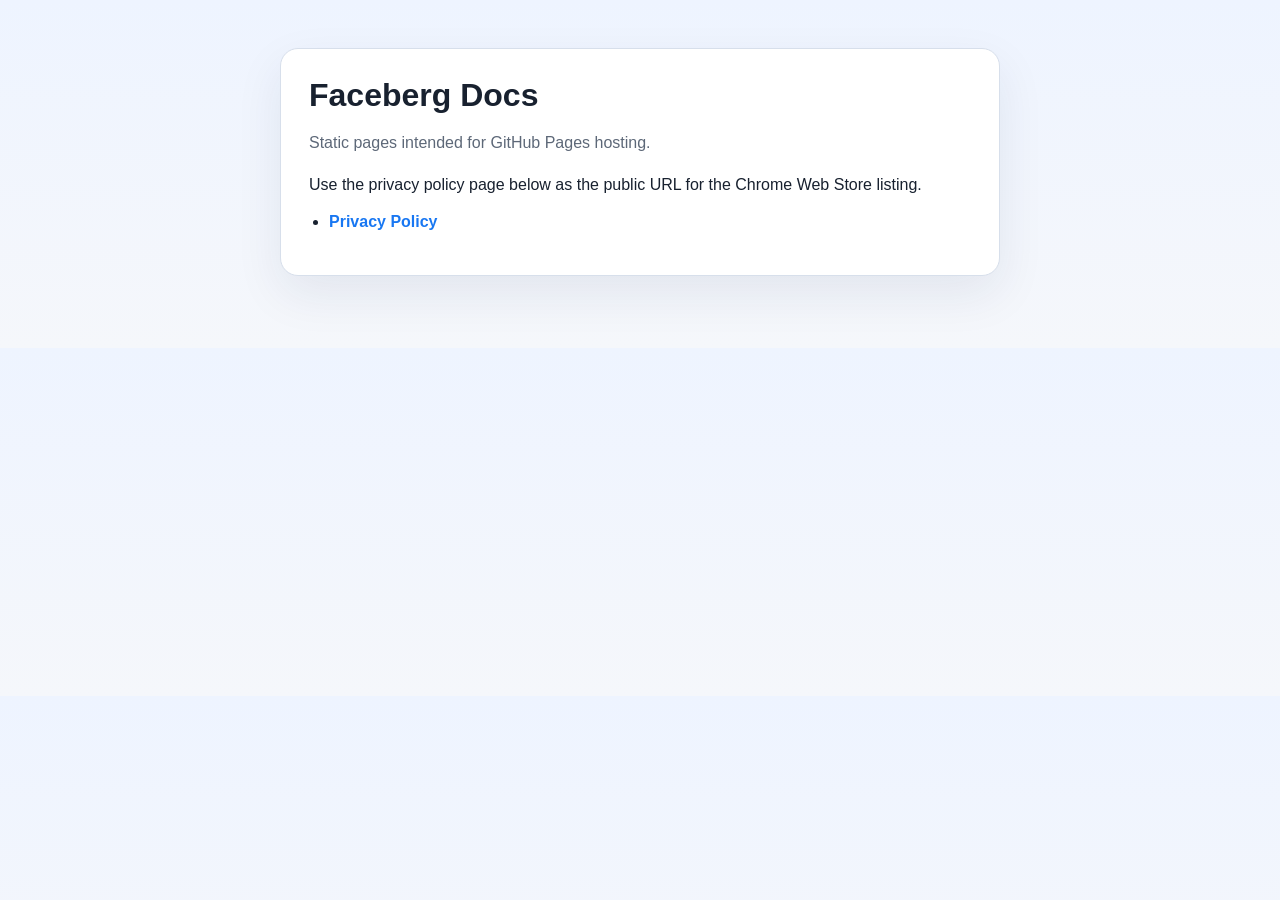
<file: docs/index.html>
﻿<!doctype html>
<html lang="en">
  <head>
    <meta charset="utf-8" />
    <meta name="viewport" content="width=device-width, initial-scale=1" />
    <title>Faceberg Docs</title>
    <style>
      :root {
        color-scheme: light;
        --bg: #f5f7fb;
        --surface: #ffffff;
        --text: #18212f;
        --muted: #5d6878;
        --accent: #1877f2;
        --border: #d7dfeb;
      }

      * {
        box-sizing: border-box;
      }

      body {
        margin: 0;
        font-family: "Segoe UI", Tahoma, Geneva, Verdana, sans-serif;
        background: linear-gradient(180deg, #eef4ff 0%, var(--bg) 100%);
        color: var(--text);
      }

      main {
        max-width: 760px;
        margin: 0 auto;
        padding: 48px 20px 72px;
      }

      .card {
        background: var(--surface);
        border: 1px solid var(--border);
        border-radius: 18px;
        padding: 28px;
        box-shadow: 0 18px 48px rgba(21, 41, 79, 0.08);
      }

      h1 {
        margin: 0 0 10px;
        font-size: 2rem;
      }

      p {
        line-height: 1.6;
      }

      .muted {
        color: var(--muted);
      }

      a {
        color: var(--accent);
        text-decoration: none;
        font-weight: 600;
      }

      a:hover,
      a:focus-visible {
        text-decoration: underline;
      }

      ul {
        padding-left: 20px;
      }
    </style>
  </head>
  <body>
    <main>
      <section class="card">
        <h1>Faceberg Docs</h1>
        <p class="muted">Static pages intended for GitHub Pages hosting.</p>
        <p>Use the privacy policy page below as the public URL for the Chrome Web Store listing.</p>
        <ul>
          <li><a href="./privacy/">Privacy Policy</a></li>
        </ul>
      </section>
    </main>
  </body>
</html>
</file>
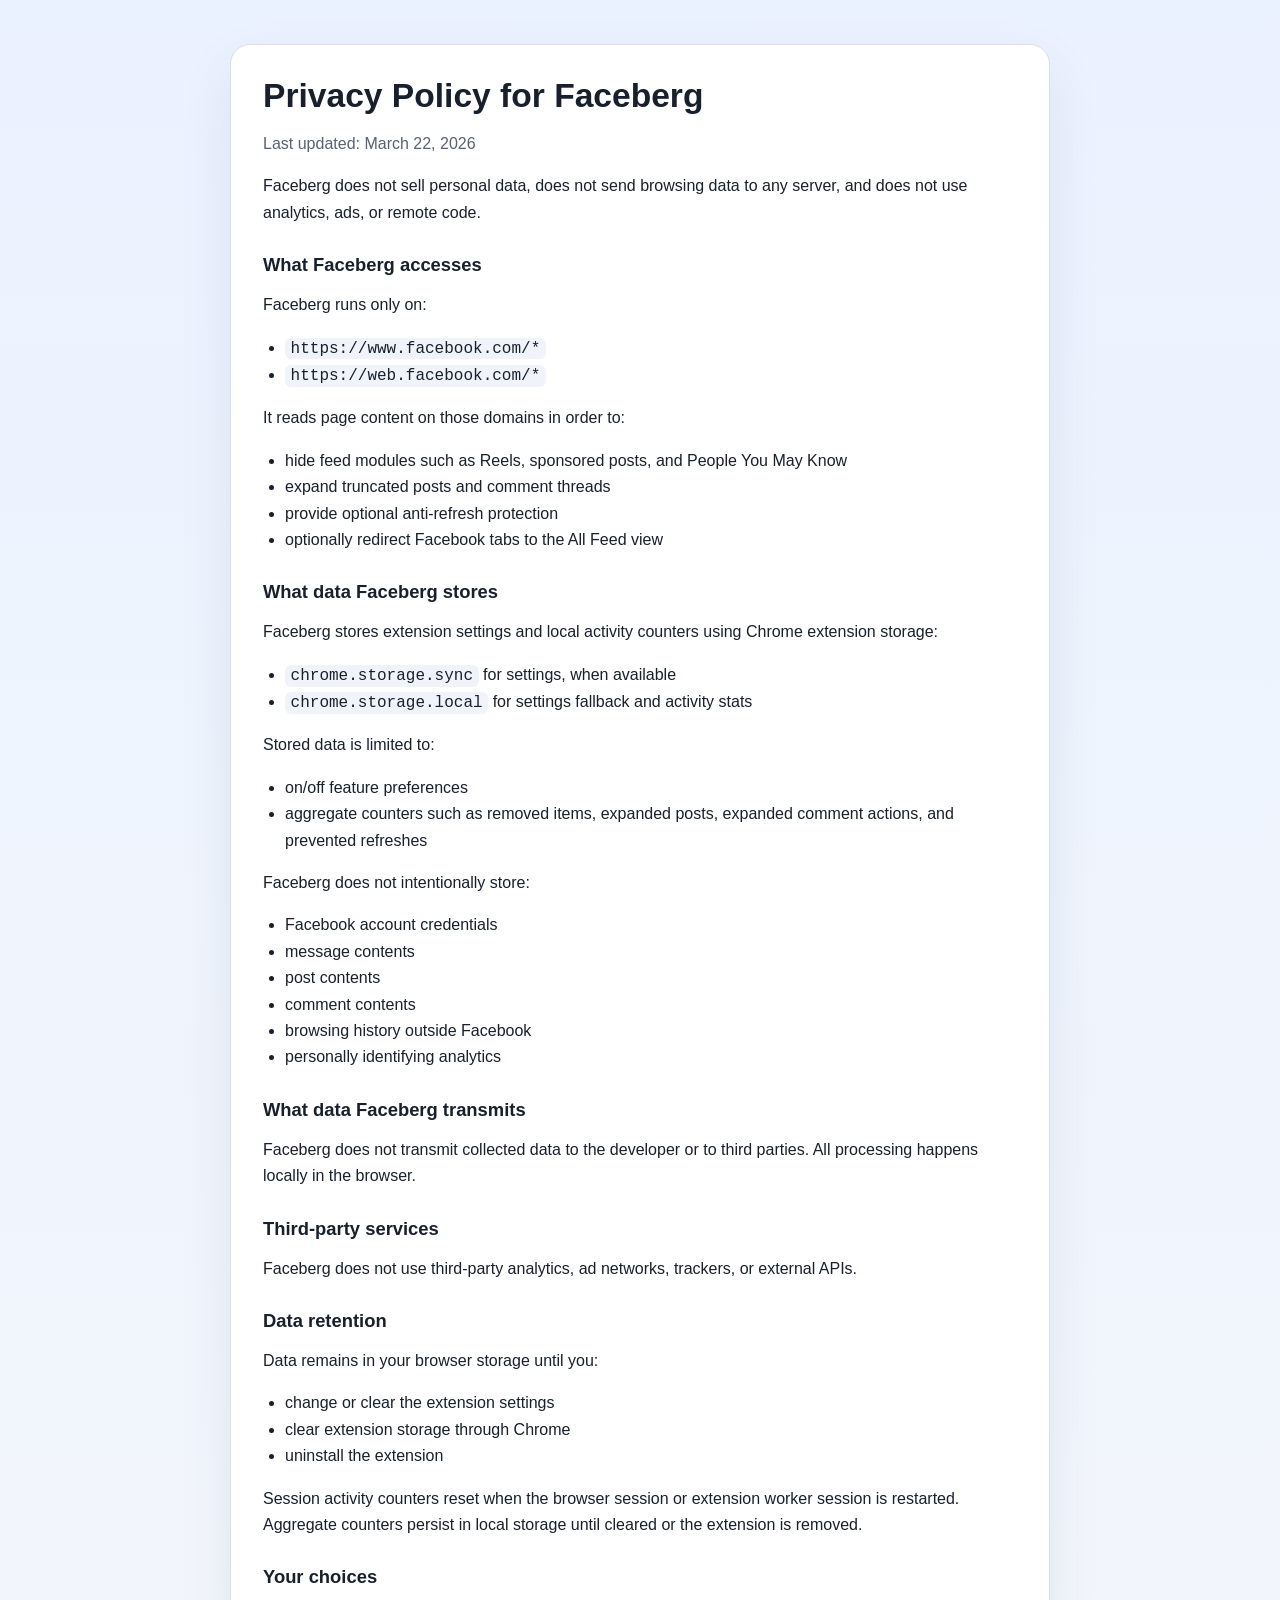
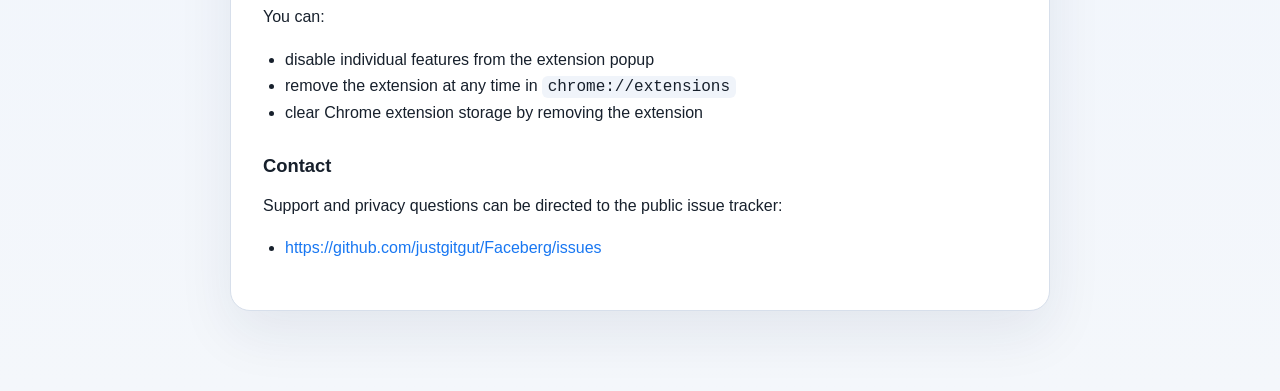
<file: docs/privacy/index.html>
﻿<!doctype html>
<html lang="en">
  <head>
    <meta charset="utf-8" />
    <meta name="viewport" content="width=device-width, initial-scale=1" />
    <title>Faceberg Privacy Policy</title>
    <meta name="description" content="Privacy Policy for the Faceberg Chrome extension." />
    <style>
      :root {
        color-scheme: light;
        --bg: #f4f7fb;
        --surface: #ffffff;
        --text: #17202c;
        --muted: #576273;
        --accent: #1877f2;
        --border: #d7dfeb;
      }

      * {
        box-sizing: border-box;
      }

      body {
        margin: 0;
        font-family: "Segoe UI", Tahoma, Geneva, Verdana, sans-serif;
        background: linear-gradient(180deg, #ebf2ff 0%, var(--bg) 100%);
        color: var(--text);
      }

      main {
        max-width: 860px;
        margin: 0 auto;
        padding: 44px 20px 80px;
      }

      article {
        background: var(--surface);
        border: 1px solid var(--border);
        border-radius: 20px;
        padding: 32px;
        box-shadow: 0 22px 56px rgba(21, 41, 79, 0.08);
      }

      h1 {
        margin: 0 0 8px;
        font-size: 2.1rem;
      }

      h2 {
        margin-top: 28px;
        font-size: 1.15rem;
      }

      p,
      li {
        line-height: 1.65;
      }

      .muted {
        color: var(--muted);
      }

      a {
        color: var(--accent);
        text-decoration: none;
      }

      a:hover,
      a:focus-visible {
        text-decoration: underline;
      }

      ul {
        padding-left: 22px;
      }

      code {
        font-family: Consolas, "Courier New", monospace;
        background: #f0f4fa;
        padding: 0.12rem 0.35rem;
        border-radius: 6px;
      }
    </style>
  </head>
  <body>
    <main>
      <article>
        <h1>Privacy Policy for Faceberg</h1>
        <p class="muted">Last updated: March 22, 2026</p>

        <p>Faceberg does not sell personal data, does not send browsing data to any server, and does not use analytics, ads, or remote code.</p>

        <h2>What Faceberg accesses</h2>
        <p>Faceberg runs only on:</p>
        <ul>
          <li><code>https://www.facebook.com/*</code></li>
          <li><code>https://web.facebook.com/*</code></li>
        </ul>
        <p>It reads page content on those domains in order to:</p>
        <ul>
          <li>hide feed modules such as Reels, sponsored posts, and People You May Know</li>
          <li>expand truncated posts and comment threads</li>
          <li>provide optional anti-refresh protection</li>
          <li>optionally redirect Facebook tabs to the All Feed view</li>
        </ul>

        <h2>What data Faceberg stores</h2>
        <p>Faceberg stores extension settings and local activity counters using Chrome extension storage:</p>
        <ul>
          <li><code>chrome.storage.sync</code> for settings, when available</li>
          <li><code>chrome.storage.local</code> for settings fallback and activity stats</li>
        </ul>
        <p>Stored data is limited to:</p>
        <ul>
          <li>on/off feature preferences</li>
          <li>aggregate counters such as removed items, expanded posts, expanded comment actions, and prevented refreshes</li>
        </ul>
        <p>Faceberg does not intentionally store:</p>
        <ul>
          <li>Facebook account credentials</li>
          <li>message contents</li>
          <li>post contents</li>
          <li>comment contents</li>
          <li>browsing history outside Facebook</li>
          <li>personally identifying analytics</li>
        </ul>

        <h2>What data Faceberg transmits</h2>
        <p>Faceberg does not transmit collected data to the developer or to third parties. All processing happens locally in the browser.</p>

        <h2>Third-party services</h2>
        <p>Faceberg does not use third-party analytics, ad networks, trackers, or external APIs.</p>

        <h2>Data retention</h2>
        <p>Data remains in your browser storage until you:</p>
        <ul>
          <li>change or clear the extension settings</li>
          <li>clear extension storage through Chrome</li>
          <li>uninstall the extension</li>
        </ul>
        <p>Session activity counters reset when the browser session or extension worker session is restarted. Aggregate counters persist in local storage until cleared or the extension is removed.</p>

        <h2>Your choices</h2>
        <p>You can:</p>
        <ul>
          <li>disable individual features from the extension popup</li>
          <li>remove the extension at any time in <code>chrome://extensions</code></li>
          <li>clear Chrome extension storage by removing the extension</li>
        </ul>

        <h2>Contact</h2>
        <p>Support and privacy questions can be directed to the public issue tracker:</p>
        <ul>
          <li><a href="https://github.com/justgitgut/Faceberg/issues">https://github.com/justgitgut/Faceberg/issues</a></li>
        </ul>
      </article>
    </main>
  </body>
</html>
</file>
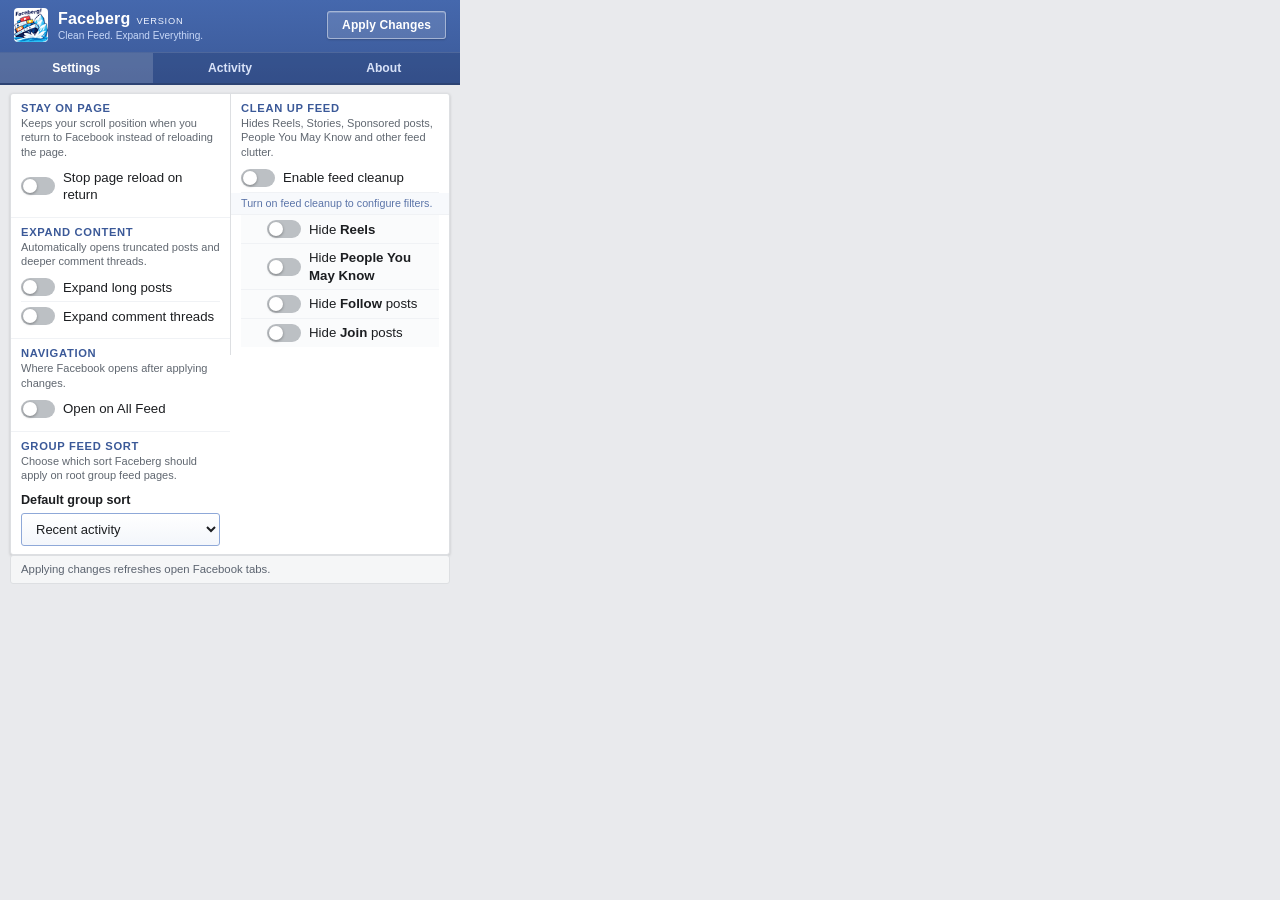
<file: popup.html>
﻿<!doctype html>
<html lang="en">
  <head>
    <meta charset="UTF-8" />
    <meta name="viewport" content="width=device-width, initial-scale=1.0" />
    <title>Faceberg Settings</title>
    <link rel="stylesheet" href="popup.css" />
  </head>
  <body>

    <header class="fb-header">
      <div class="fb-header-top">
        <div class="fb-brand">
          <div class="fb-logo"><img src="icons/icon48.png" alt="Faceberg" width="34" height="34" /></div>
          <div class="fb-header-text">
            <div class="fb-title-row">
              <h1>Faceberg</h1>
              <span class="fb-version" id="extensionVersion" aria-label="Extension version">Version</span>
            </div>
            <p>Clean Feed. Expand Everything.</p>
          </div>
        </div>
        <button id="applyButton" type="button" class="fb-btn fb-btn--header">Apply Changes</button>
      </div>

      <nav class="fb-tabs" aria-label="Faceberg sections">
        <button type="button" class="fb-tab is-active" data-tab-target="settingsPanel" aria-controls="settingsPanel" aria-selected="true">Settings</button>
        <button type="button" class="fb-tab" data-tab-target="activityPanel" aria-controls="activityPanel" aria-selected="false">Activity</button>
        <button type="button" class="fb-tab" data-tab-target="aboutPanel" aria-controls="aboutPanel" aria-selected="false">About</button>
      </nav>
    </header>

    <main class="fb-body">
      <section class="fb-panel is-active" id="settingsPanel" data-tab-panel aria-label="Settings tab">
        <section class="fb-card">
          <div class="fb-settings-grid">

            <div class="fb-settings-col">
              <div class="fb-setting-block">
                <h3 class="fb-group-title">Stay On Page</h3>
                <p class="fb-group-copy">Keeps your scroll position when you return to Facebook instead of reloading the page.</p>
                <label class="fb-toggle">
                  <input id="enableAntiRefresh" type="checkbox" />
                  <span class="fb-toggle-track"><span class="fb-toggle-thumb"></span></span>
                  <span class="fb-toggle-label">Stop page reload on return</span>
                </label>
              </div>

              <div class="fb-setting-block">
                <h3 class="fb-group-title">Expand Content</h3>
                <p class="fb-group-copy">Automatically opens truncated posts and deeper comment threads.</p>
                <label class="fb-toggle">
                  <input id="enablePostExpansion" type="checkbox" />
                  <span class="fb-toggle-track"><span class="fb-toggle-thumb"></span></span>
                  <span class="fb-toggle-label">Expand long posts</span>
                </label>
                <label class="fb-toggle">
                  <input id="enableCommentExpansion" type="checkbox" />
                  <span class="fb-toggle-track"><span class="fb-toggle-thumb"></span></span>
                  <span class="fb-toggle-label">Expand comment threads</span>
                </label>
              </div>

              <div class="fb-setting-block">
                <h3 class="fb-group-title">Navigation</h3>
                <p class="fb-group-copy">Where Facebook opens after applying changes.</p>
                <label class="fb-toggle">
                  <input id="enableGoDirectlyToFeeds" type="checkbox" />
                  <span class="fb-toggle-track"><span class="fb-toggle-thumb"></span></span>
                  <span class="fb-toggle-label">Open on All Feed</span>
                </label>
              </div>

              <div class="fb-setting-block">
                <h3 class="fb-group-title">Group Feed Sort</h3>
                <p class="fb-group-copy">Choose which sort Faceberg should apply on root group feed pages.</p>
                <label class="fb-select-field" for="groupFeedDefaultSort">
                  <span class="fb-select-label">Default group sort</span>
                  <select id="groupFeedDefaultSort" class="fb-select-input">
                    <option value="recent activity">Recent activity</option>
                    <option value="new posts">New posts</option>
                    <option value="most relevant">Most relevant</option>
                  </select>
                </label>
              </div>
            </div>

            <div class="fb-settings-col fb-settings-col--right">
              <div class="fb-setting-block">
                <h3 class="fb-group-title">Clean Up Feed</h3>
                <p class="fb-group-copy">Hides Reels, Stories, Sponsored posts, People You May Know and other feed clutter.</p>
                <label class="fb-toggle">
                  <input id="enableFeedFilter" type="checkbox" />
                  <span class="fb-toggle-track"><span class="fb-toggle-thumb"></span></span>
                  <span class="fb-toggle-label">Enable feed cleanup</span>
                </label>
                <p class="fb-dependent-note" id="feedCleanupNote">Turn on feed cleanup to configure filters.</p>
                <div id="feedCleanupChildren">
                  <label class="fb-toggle fb-toggle--indent" data-parent-toggle="enableFeedFilter">
                    <input id="enableBlockReels" type="checkbox" />
                    <span class="fb-toggle-track"><span class="fb-toggle-thumb"></span></span>
                    <span class="fb-toggle-label">Hide <strong>Reels</strong></span>
                  </label>
                  <label class="fb-toggle fb-toggle--indent" data-parent-toggle="enableFeedFilter">
                    <input id="enableBlockPeopleYouMayKnow" type="checkbox" />
                    <span class="fb-toggle-track"><span class="fb-toggle-thumb"></span></span>
                    <span class="fb-toggle-label">Hide <strong>People You May Know</strong></span>
                  </label>
                  <label class="fb-toggle fb-toggle--indent" data-parent-toggle="enableFeedFilter">
                    <input id="enableBlockFollowPosts" type="checkbox" />
                    <span class="fb-toggle-track"><span class="fb-toggle-thumb"></span></span>
                    <span class="fb-toggle-label">Hide <strong>Follow</strong> posts</span>
                  </label>
                  <label class="fb-toggle fb-toggle--indent" data-parent-toggle="enableFeedFilter">
                    <input id="enableBlockJoinPosts" type="checkbox" />
                    <span class="fb-toggle-track"><span class="fb-toggle-thumb"></span></span>
                    <span class="fb-toggle-label">Hide <strong>Join</strong> posts</span>
                  </label>
                </div>
              </div>
            </div>

          </div>
        </section>
        <p class="fb-apply-note">Applying changes refreshes open Facebook tabs.</p>
      </section>

      <section class="fb-panel" id="activityPanel" data-tab-panel hidden aria-label="Activity tab">
        <section class="fb-card fb-card--activity" aria-label="Faceberg activity">

          <!-- Empty state -->
          <p class="fb-empty" id="emptyState">Use Facebook normally and this summary will fill in as Faceberg does its work.</p>

          <!-- Hero: time saved -->
          <div class="fb-act-hero" id="roiHero" hidden>
            <p class="fb-act-hero-label">Faceberg has saved you</p>
            <div class="fb-act-hero-main">
              <img class="fb-act-hero-icon" src="icons/book.gif" alt="" aria-hidden="true" />
              <div class="fb-act-hero-time" id="roiTimeValue">0s</div>
            </div>
            <p class="fb-act-hero-sub">Across feed cleanup, content expansion, and reload prevention.</p>
          </div>

          <!-- Three impact rows -->
          <div class="fb-act-rows" id="roiPillars" hidden>
            <div class="fb-act-row">
              <span class="fb-act-row-num" id="pillarCleanup">0</span>
              <span class="fb-act-row-label">feed distractions removed</span>
            </div>
            <div class="fb-act-row">
              <span class="fb-act-row-num" id="pillarExpansion">0</span>
              <span class="fb-act-row-label">posts and comments expanded</span>
            </div>
            <div class="fb-act-row">
              <span class="fb-act-row-num" id="pillarRefresh">0</span>
              <span class="fb-act-row-label">page reloads prevented</span>
            </div>
          </div>

          <!-- Collapsible full breakdown -->
          <details class="fb-act-breakdown" id="statsBreakdown" hidden>
            <summary class="fb-act-breakdown-toggle">Show full breakdown</summary>
            <div class="fb-detail-list" id="detailList"></div>
          </details>

          <!-- Support CTA -->
          <div class="fb-act-cta" id="supportCta" hidden>
            <p class="fb-act-cta-line" id="supportLine"></p>
            <button id="donateButton" type="button" class="fb-bmc-btn"><span class="fb-bmc-icon" aria-hidden="true">☕</span><span>Buy me a coffee</span></button>
          </div>

          <!-- Footer -->
          <div class="fb-activity-footer" id="resetFooter">
            <span id="resetInfo">Tracking since now</span>
            <div class="fb-activity-actions">
              <button id="copyDebugButton" type="button" class="fb-link-btn">Copy Debug Information</button>
              <button id="resetStatsButton" type="button" class="fb-link-btn">Reset</button>
            </div>
          </div>

        </section>
      </section>

      <section class="fb-panel" id="aboutPanel" data-tab-panel hidden aria-label="About tab">
        <section class="fb-card fb-card--about">
          <div class="fb-about-body">
            <img class="fb-about-icon" id="aboutIcon" src="icons/icon128.png" alt="Faceberg icon" width="96" height="96" />
            <p class="fb-about-copy">Faceberg is a lightweight browser extension that makes Facebook less noisy and more usable. It cleans up your feed, expands truncated content for you, and prevents the page from reloading behind your back.</p>

            <div class="fb-about-features">
              <h3 class="fb-about-subtitle">What it does</h3>
              <ul class="fb-about-list">
                <li><strong>Feed cleanup</strong> &mdash; hides Reels, Stories, Sponsored posts, "People you may know", and other clutter so you only see what matters.</li>
                <li><strong>Auto-expand</strong> &mdash; opens truncated posts, loads deeper comment threads, and switches to "All comments" automatically.</li>
                <li><strong>Anti-refresh</strong> &mdash; stops Facebook from silently reloading the page when you switch tabs, preserving your scroll position.</li>
              </ul>
            </div>

            <div class="fb-about-note">
              <strong>🌐 Language:</strong> Faceberg currently supports English-language Facebook only. If you'd like support for another language or additional functionality, feel free to request it through the extension's store page.
            </div>

            <p class="fb-about-copy fb-about-copy--muted">Use <strong>Settings</strong> to choose what gets cleaned up. Check <strong>Activity</strong> to see everything Faceberg has done for you.</p>
          </div>
        </section>
      </section>

      <p id="status" class="fb-status" aria-live="polite" data-state="idle"></p>

    </main>

    <script src="shared-stats.js"></script>
    <script src="popup.js"></script>
  </body>
</html>
</file>
<file: popup.css>
/* ── Classic Facebook palette ─────────────────────────── */
:root {
  --fb-blue:        #3b5998;
  --fb-blue-dark:   #2d4373;
  --fb-blue-mid:    #4568ad;
  --fb-blue-light:  #5b74a8;
  --fb-blue-pale:   #dfe3ee;
  --fb-bg:          #e9eaed;
  --fb-white:       #ffffff;
  --fb-border:      #dddfe2;
  --fb-row-line:    #f0f2f5;
  --fb-text:        #1c1e21;
  --fb-muted:       #606770;
  --fb-shadow:      0 1px 3px rgba(0, 0, 0, 0.18);
}

/* ── Reset ─────────────────────────────────────────────── */
*, *::before, *::after { box-sizing: border-box; margin: 0; padding: 0; }

html,
body {
  overflow: hidden;
}

body {
  font-family: "Lucida Grande", Tahoma, Verdana, Arial, sans-serif;
  font-size: 13px;
  background: var(--fb-bg);
  color: var(--fb-text);
  width: 460px;
  overflow: hidden;
}

/* ── Header ────────────────────────────────────────────── */
.fb-header {
  background: linear-gradient(180deg, var(--fb-blue-mid) 0%, var(--fb-blue) 100%);
  border-bottom: 2px solid var(--fb-blue-dark);
  padding: 8px 14px 0;
}

.fb-header-top {
  display: flex;
  align-items: center;
  justify-content: space-between;
  gap: 10px;
  padding-bottom: 10px;
}

.fb-brand {
  display: flex;
  align-items: center;
  gap: 10px;
  flex: 1 1 auto;
  min-width: 0;
}

.fb-header-text {
  min-width: 0;
}

.fb-title-row {
  display: flex;
  align-items: baseline;
  gap: 6px;
}

.fb-tabs {
  display: flex;
  gap: 1px;
  margin: 0 -14px;
  background: rgba(26, 43, 82, 0.22);
  border-top: 1px solid rgba(255, 255, 255, 0.12);
}

.fb-tab {
  flex: 1 1 0;
  border: none;
  background: transparent;
  color: #d8e2f8;
  padding: 8px 6px;
  font: inherit;
  font-size: 0.76rem;
  font-weight: 700;
  cursor: pointer;
}

.fb-tab:hover {
  background: rgba(255, 255, 255, 0.08);
}

.fb-tab.is-active {
  background: rgba(255, 255, 255, 0.16);
  color: #fff;
}

.fb-logo {
  flex-shrink: 0;
  width: 34px;
  height: 34px;
  border-radius: 4px;
  overflow: hidden;
  display: flex;
  align-items: center;
  justify-content: center;
}

.fb-header-text h1 {
  font-size: 1rem;
  font-weight: 700;
  color: #fff;
  letter-spacing: 0.01em;
}

.fb-header-text p {
  font-size: 0.63rem;
  color: #c8d8f8;
  margin-top: 2px;
  white-space: nowrap;
}

.fb-version {
  font-size: 0.58rem;
  color: #eef3ff;
  letter-spacing: 0.08em;
  text-transform: uppercase;
  white-space: nowrap;
}

.fb-select-field {
  display: flex;
  flex-direction: column;
  gap: 6px;
  margin-top: 10px;
}

.fb-select-label {
  font-size: 0.79rem;
  font-weight: 700;
  color: var(--fb-text);
}

.fb-select-input {
  width: 100%;
  border: 1px solid #8ea8d8;
  border-radius: 3px;
  background: linear-gradient(180deg, #ffffff 0%, #f3f6fb 100%);
  color: var(--fb-text);
  font: inherit;
  padding: 7px 10px;
  box-shadow: inset 0 1px 0 rgba(255, 255, 255, 0.75);
}

.fb-select-input:focus {
  outline: 2px solid rgba(59, 89, 152, 0.25);
  border-color: var(--fb-blue);
}

/* ── Body ──────────────────────────────────────────────── */
.fb-body {
  padding: 8px 10px;
  display: flex;
  flex-direction: column;
  gap: 6px;
  overflow: hidden;
}

.fb-panel[hidden] {
  display: none;
}

/* ── Card ──────────────────────────────────────────────── */
.fb-card {
  background: var(--fb-white);
  border: 1px solid var(--fb-border);
  border-radius: 3px;
  box-shadow: var(--fb-shadow);
  overflow: hidden;
}

.fb-card--about {
  min-height: 320px;
  overflow: visible;
}

.fb-card--activity {
  display: flex;
  flex-direction: column;
}

.fb-section-title {
  background: #f5f6f7;
  border-bottom: 1px solid var(--fb-border);
  padding: 5px 10px;
  font-size: 0.72rem;
  font-weight: 700;
  text-transform: uppercase;
  letter-spacing: 0.07em;
  color: var(--fb-blue);
}

.fb-section-header {
  display: flex;
  align-items: center;
  justify-content: space-between;
  gap: 8px;
  background: #f5f6f7;
  border-bottom: 1px solid var(--fb-border);
  padding: 5px 10px;
}

.fb-section-header .fb-section-title {
  background: transparent;
  border-bottom: none;
  padding: 0;
}

/* ── Activity tab ─────────────────────────────────────── */
.fb-empty {
  padding: 20px 18px;
  text-align: center;
  font-size: 0.85rem;
  line-height: 1.55;
  color: var(--fb-muted);
  background: linear-gradient(180deg, #fbfcfe 0%, #f7f9fc 100%);
  border-bottom: 1px solid var(--fb-border);
}

.fb-empty[hidden],
.fb-act-hero[hidden],
.fb-act-rows[hidden],
.fb-act-breakdown[hidden],
.fb-act-cta[hidden] {
  display: none;
}

/* Hero */
.fb-act-hero {
  padding: 20px 20px 18px;
  text-align: center;
  background: linear-gradient(180deg, #fafcff 0%, #eef3fc 100%);
  border-bottom: 1px solid var(--fb-border);
}

.fb-act-hero-label {
  font-size: 0.82rem;
  font-weight: 600;
  color: var(--fb-blue-light);
  margin-bottom: 6px;
}

.fb-act-hero-main {
  display: inline-flex;
  align-items: center;
  gap: 10px;
  margin-bottom: 8px;
}

.fb-act-hero-icon {
  height: 2.2rem;
  width: auto;
  object-fit: contain;
  flex-shrink: 0;
}

.fb-act-hero-time {
  font-size: 2.4rem;
  line-height: 1;
  font-weight: 700;
  letter-spacing: -0.03em;
  color: var(--fb-blue-dark);
  font-variant-numeric: tabular-nums;
}

.fb-act-hero-sub {
  font-size: 0.82rem;
  line-height: 1.45;
  color: var(--fb-muted);
}

.fb-activity-actions {
  display: flex;
  align-items: center;
  gap: 10px;
}

/* Impact rows */
.fb-act-rows {
  background: var(--fb-white);
  border-bottom: 1px solid var(--fb-border);
}

.fb-act-row {
  display: flex;
  align-items: baseline;
  gap: 14px;
  padding: 12px 20px;
  border-bottom: 1px solid var(--fb-row-line);
}

.fb-act-row:last-child {
  border-bottom: none;
}

.fb-act-row-num {
  font-size: 1.35rem;
  font-weight: 700;
  line-height: 1;
  color: var(--fb-blue-dark);
  font-variant-numeric: tabular-nums;
  min-width: 3rem;
  text-align: right;
  flex-shrink: 0;
}

.fb-act-row-label {
  font-size: 0.9rem;
  line-height: 1.3;
  color: var(--fb-text);
}

/* Breakdown */
.fb-act-breakdown {
  border-bottom: 1px solid var(--fb-border);
  background: var(--fb-white);
}

.fb-act-breakdown-toggle {
  position: relative;
  display: block;
  list-style: none;
  padding: 11px 34px 11px 18px;
  font-size: 0.82rem;
  font-weight: 600;
  color: var(--fb-blue-light);
  background: #f8f9fb;
  cursor: pointer;
  user-select: none;
}

.fb-act-breakdown-toggle::-webkit-details-marker {
  display: none;
}

.fb-act-breakdown-toggle::after {
  content: "\25BE";
  position: absolute;
  right: 14px;
  top: 50%;
  transform: translateY(-50%);
}

.fb-act-breakdown[open] .fb-act-breakdown-toggle::after {
  content: "\25B4";
}

.fb-act-breakdown-toggle:hover {
  color: var(--fb-blue);
  background: #f1f4f9;
}

.fb-detail-list {
  padding: 4px 0 6px;
}

.fb-dl-group {
  border-top: 1px solid var(--fb-row-line);
}

.fb-dl-group:first-child {
  border-top: none;
}

.fb-dl-group-title {
  padding: 8px 18px 4px;
  font-size: 0.72rem;
  font-weight: 700;
  text-transform: uppercase;
  letter-spacing: 0.05em;
  color: var(--fb-blue);
  background: #f8f9fb;
}

.fb-dl-row {
  display: flex;
  justify-content: space-between;
  gap: 10px;
  padding: 5px 18px 5px 24px;
  font-size: 0.82rem;
  line-height: 1.35;
  color: var(--fb-text);
}

.fb-dl-row:nth-child(odd) {
  background: #fafbfc;
}

.fb-dl-val {
  flex: 0 0 auto;
  min-width: 2.5rem;
  text-align: right;
  font-weight: 700;
  color: var(--fb-blue-dark);
  font-variant-numeric: tabular-nums;
}

/* Support CTA */
.fb-act-cta {
  display: flex;
  flex-direction: column;
  gap: 10px;
  padding: 14px 18px;
  background: linear-gradient(180deg, #fbfcff 0%, #f3f6fc 100%);
  border-bottom: 1px solid var(--fb-border);
}

.fb-act-cta-line {
  font-size: 0.85rem;
  line-height: 1.5;
  color: var(--fb-blue-dark);
}

.fb-bmc-btn {
  display: inline-flex;
  align-items: center;
  gap: 8px;
  width: fit-content;
  padding: 7px 12px;
  border-radius: 999px;
  border: 1px solid #b8860b;
  background: linear-gradient(180deg, #ffe58f 0%, #ffd24f 100%);
  color: #3f2f00;
  font: inherit;
  font-size: 0.72rem;
  font-weight: 700;
  line-height: 1.2;
  cursor: pointer;
  box-shadow: 0 1px 2px rgba(0, 0, 0, 0.12);
}

.fb-bmc-btn:hover {
  filter: brightness(1.03);
}

.fb-bmc-btn:active {
  transform: translateY(1px);
}

.fb-bmc-icon {
  font-size: 0.9rem;
  flex-shrink: 0;
}

.fb-activity-footer {
  display: flex;
  align-items: center;
  justify-content: space-between;
  gap: 10px;
  padding: 7px 12px;
  font-size: 0.63rem;
  color: var(--fb-muted);
  background: #f9fafb;
}

.fb-link-btn {
  background: none;
  border: none;
  padding: 2px 6px;
  font: inherit;
  font-size: 0.6rem;
  font-weight: 700;
  color: var(--fb-blue-light);
  cursor: pointer;
  text-transform: uppercase;
  letter-spacing: 0.04em;
}

.fb-link-btn:hover {
  color: var(--fb-blue);
  text-decoration: underline;
}

/* ── Settings: 2-column grid ───────────────────────────── */
.fb-settings-grid {
  display: grid;
  grid-template-columns: 1fr 1fr;
  align-items: start;
}

.fb-settings-col {
  display: flex;
  flex-direction: column;
}

.fb-settings-col--right {
  border-left: 1px solid var(--fb-border);
}

.fb-setting-block {
  padding: 8px 10px;
  border-bottom: 1px solid var(--fb-row-line);
}

.fb-setting-block:last-child {
  border-bottom: none;
}

.fb-group-title {
  font-size: 0.70rem;
  font-weight: 700;
  color: var(--fb-blue);
  text-transform: uppercase;
  letter-spacing: 0.06em;
  margin-bottom: 2px;
}

.fb-group-copy {
  font-size: 0.69rem;
  line-height: 1.3;
  color: var(--fb-muted);
  margin-bottom: 5px;
}

.fb-toggle {
  display: flex;
  align-items: center;
  gap: 8px;
  padding: 5px 0;
  cursor: pointer;
  border-bottom: 1px solid var(--fb-row-line);
  transition: background 0.1s;
  user-select: none;
}

.fb-toggle:last-child { border-bottom: none; }

.fb-toggle:hover { background: #f5f6f7; }

.fb-dependent-note {
  margin: 0 -10px;
  padding: 4px 10px;
  border-bottom: 1px solid var(--fb-row-line);
  font-size: 0.67rem;
  line-height: 1.25;
  color: var(--fb-blue-light);
  background: #f7f9fc;
}

.fb-dependent-note[hidden] {
  display: none;
}

/* Indented sub-options */
.fb-toggle--indent {
  padding-left: 26px;
  background: #fafbfc;
}

.fb-toggle--indent:hover { background: #f0f2f5; }

/* Hide native checkbox */
.fb-toggle input[type="checkbox"] { display: none; }

/* Switch track */
.fb-toggle-track {
  position: relative;
  flex-shrink: 0;
  width: 34px;
  height: 18px;
  background: #bcc0c4;
  border-radius: 9px;
  transition: background 0.2s;
}

/* Switch thumb */
.fb-toggle-thumb {
  position: absolute;
  top: 2px;
  left: 2px;
  width: 14px;
  height: 14px;
  background: #fff;
  border-radius: 50%;
  box-shadow: 0 1px 3px rgba(0, 0, 0, 0.35);
  transition: left 0.2s;
}

.fb-toggle input:checked ~ .fb-toggle-track               { background: var(--fb-blue); }
.fb-toggle input:checked ~ .fb-toggle-track .fb-toggle-thumb { left: 18px; }

.fb-toggle--disabled {
  cursor: not-allowed;
  background: #f3f4f6;
  color: #98a0ab;
}

.fb-toggle--disabled:hover {
  background: #f3f4f6;
}

.fb-toggle--disabled .fb-toggle-track {
  background: #d7dbe0;
}

.fb-toggle--disabled .fb-toggle-thumb {
  background: #f8f9fa;
  box-shadow: none;
}

.fb-toggle--disabled .fb-toggle-label {
  color: #98a0ab;
}

.fb-toggle-label {
  font-size: 0.83rem;
  color: var(--fb-text);
  line-height: 1.3;
}

/* ── Hint text ─────────────────────────────────────────── */
.fb-hint {
  font-size: 0.7rem;
  color: var(--fb-muted);
  line-height: 1.45;
  padding: 0 2px;
}

.fb-apply-note {
  font-size: 0.71rem;
  line-height: 1.35;
  color: #5c6470;
  background: #f5f6f7;
  border: 1px solid var(--fb-border);
  border-radius: 3px;
  padding: 6px 10px;
}

.fb-about-icon {
  float: left;
  width: 96px;
  height: 96px;
  margin: 0 12px 8px 0;
  border-radius: 18px;
  box-shadow: 0 4px 12px rgba(59, 89, 152, 0.15);
  background: linear-gradient(180deg, #ffffff 0%, #eef3ff 100%);
  padding: 4px;
  cursor: pointer;
  transition: width 0.3s ease, height 0.3s ease, border-radius 0.3s ease;
}

.fb-about-icon--enlarged {
  float: none;
  width: 100%;
  height: auto;
  margin: 0 0 12px 0;
  border-radius: 10px;
}

.fb-about-header-text {
  display: flex;
  flex-direction: column;
  gap: 2px;
}

.fb-about-title {
  font-size: 1.1rem;
  font-weight: 700;
  color: var(--fb-blue-dark);
}

.fb-about-ver {
  font-size: 0.6rem;
  color: var(--fb-muted);
  letter-spacing: 0.04em;
}

.fb-about-body {
  padding: 12px 16px 16px;
  display: flow-root;
}

.fb-about-body > * + * {
  margin-top: 10px;
}

.fb-about-copy {
  font-size: 0.78rem;
  line-height: 1.5;
  color: var(--fb-text);
}

.fb-about-copy--muted {
  color: var(--fb-muted);
  font-size: 0.72rem;
}

.fb-about-subtitle {
  font-size: 0.65rem;
  font-weight: 700;
  text-transform: uppercase;
  letter-spacing: 0.06em;
  color: var(--fb-blue);
  margin-bottom: 4px;
}

.fb-about-list {
  list-style: none;
  display: flex;
  flex-direction: column;
  gap: 5px;
}

.fb-about-list li {
  font-size: 0.75rem;
  line-height: 1.45;
  color: var(--fb-text);
  padding-left: 14px;
  position: relative;
}

.fb-about-list li::before {
  content: "\2022";
  position: absolute;
  left: 0;
  color: var(--fb-blue);
  font-weight: 700;
}

.fb-about-note {
  font-size: 0.72rem;
  line-height: 1.45;
  color: var(--fb-text);
  background: #f7f8fc;
  border: 1px solid var(--fb-border);
  border-radius: 4px;
  padding: 8px 12px;
}

.fb-btn {
  background: linear-gradient(180deg, #4c69ba 0%, var(--fb-blue) 100%);
  color: #fff;
  border: 1px solid var(--fb-blue-dark);
  border-radius: 3px;
  width: 100%;
  padding: 8px 18px;
  font-family: "Lucida Grande", Tahoma, Verdana, Arial, sans-serif;
  font-size: 0.83rem;
  font-weight: 700;
  cursor: pointer;
  box-shadow: 0 1px 2px rgba(0, 0, 0, 0.2);
  letter-spacing: 0.01em;
  transition: filter 0.1s;
}

.fb-btn:hover:not(:disabled)  { filter: brightness(1.1); }
.fb-btn:active:not(:disabled) { filter: brightness(0.92); box-shadow: inset 0 1px 3px rgba(0,0,0,0.25); }

.fb-btn:disabled {
  background: #9cb4d8;
  border-color: #8aa5cc;
  cursor: default;
  box-shadow: none;
}

/* Header variant — double-class beats the width:100% in .fb-btn */
.fb-btn.fb-btn--header {
  width: auto;
  flex: 0 0 auto;
  min-width: 100px;
  padding: 6px 14px;
  font-size: 0.75rem;
  background: rgba(255, 255, 255, 0.13);
  border-color: rgba(255, 255, 255, 0.45);
  box-shadow: inset 0 1px 0 rgba(255, 255, 255, 0.18), 0 1px 2px rgba(0, 0, 0, 0.18);
}

.fb-btn.fb-btn--header:hover:not(:disabled) {
  filter: none;
  background: rgba(255, 255, 255, 0.22);
}

.fb-btn.fb-btn--header:active:not(:disabled) {
  filter: none;
  background: rgba(255, 255, 255, 0.07);
  box-shadow: inset 0 2px 4px rgba(0, 0, 0, 0.22);
}

.fb-btn.fb-btn--header:disabled {
  background: rgba(255, 255, 255, 0.04);
  border-color: rgba(255, 255, 255, 0.18);
  color: rgba(255, 255, 255, 0.38);
  box-shadow: none;
  cursor: default;
}

/* Buy Me a Coffee button — compact and integrated with the summary card */
.fb-bmc-btn {
  display: inline-flex;
  align-items: center;
  gap: 8px;
  width: fit-content;
  padding: 7px 12px;
  border-radius: 999px;
  border: 1px solid #b8860b;
  background: linear-gradient(180deg, #ffe58f 0%, #ffd24f 100%);
  color: #3f2f00;
  font: inherit;
  font-size: 0.72rem;
  font-weight: 700;
  line-height: 1.2;
  cursor: pointer;
  box-shadow: 0 1px 2px rgba(0, 0, 0, 0.12);
}

.fb-bmc-btn:hover {
  filter: brightness(1.03);
}

.fb-bmc-btn:active {
  transform: translateY(1px);
}

.fb-bmc-icon {
  font-size: 0.9rem;
  flex-shrink: 0;
}

.fb-btn.fb-btn--inline {
  width: auto;
  min-width: 0;
  padding: 4px 8px;
  font-size: 0.66rem;
  line-height: 1.2;
  border-radius: 3px;
  background: linear-gradient(180deg, #fefefe 0%, #eef1f6 100%);
  border-color: #b7c2d6;
  color: var(--fb-blue-dark);
  box-shadow: none;
}

.fb-btn.fb-btn--inline:hover:not(:disabled) {
  filter: none;
  background: linear-gradient(180deg, #ffffff 0%, #e3e8f1 100%);
}

.fb-btn.fb-btn--inline:active:not(:disabled) {
  filter: none;
  background: linear-gradient(180deg, #e3e8f1 0%, #fefefe 100%);
  box-shadow: inset 0 1px 2px rgba(0, 0, 0, 0.14);
}

/* ── Status bar ────────────────────────────────────────── */
.fb-status {
  min-height: 0;
  display: none;
  font-size: 0.73rem;
  line-height: 1.35;
  border-radius: 3px;
  padding: 8px 10px;
  border: 1px solid transparent;
}

.fb-status:not(:empty) {
  display: block;
  font-weight: 600;
}

.fb-status[data-state="pending"] {
  color: var(--fb-blue-dark);
  background: #eef3ff;
  border-color: #c7d6f7;
}

.fb-status[data-state="success"] {
  color: #1e5c2c;
  background: #edf8ef;
  border-color: #b7ddc0;
}

.fb-status[data-state="error"] {
  color: #8d1d1d;
  background: #fdeeee;
  border-color: #efc0c0;
}

.fb-status[data-state="info"] {
  color: #5b6470;
  background: #f5f6f7;
  border-color: var(--fb-border);
}
</file>
